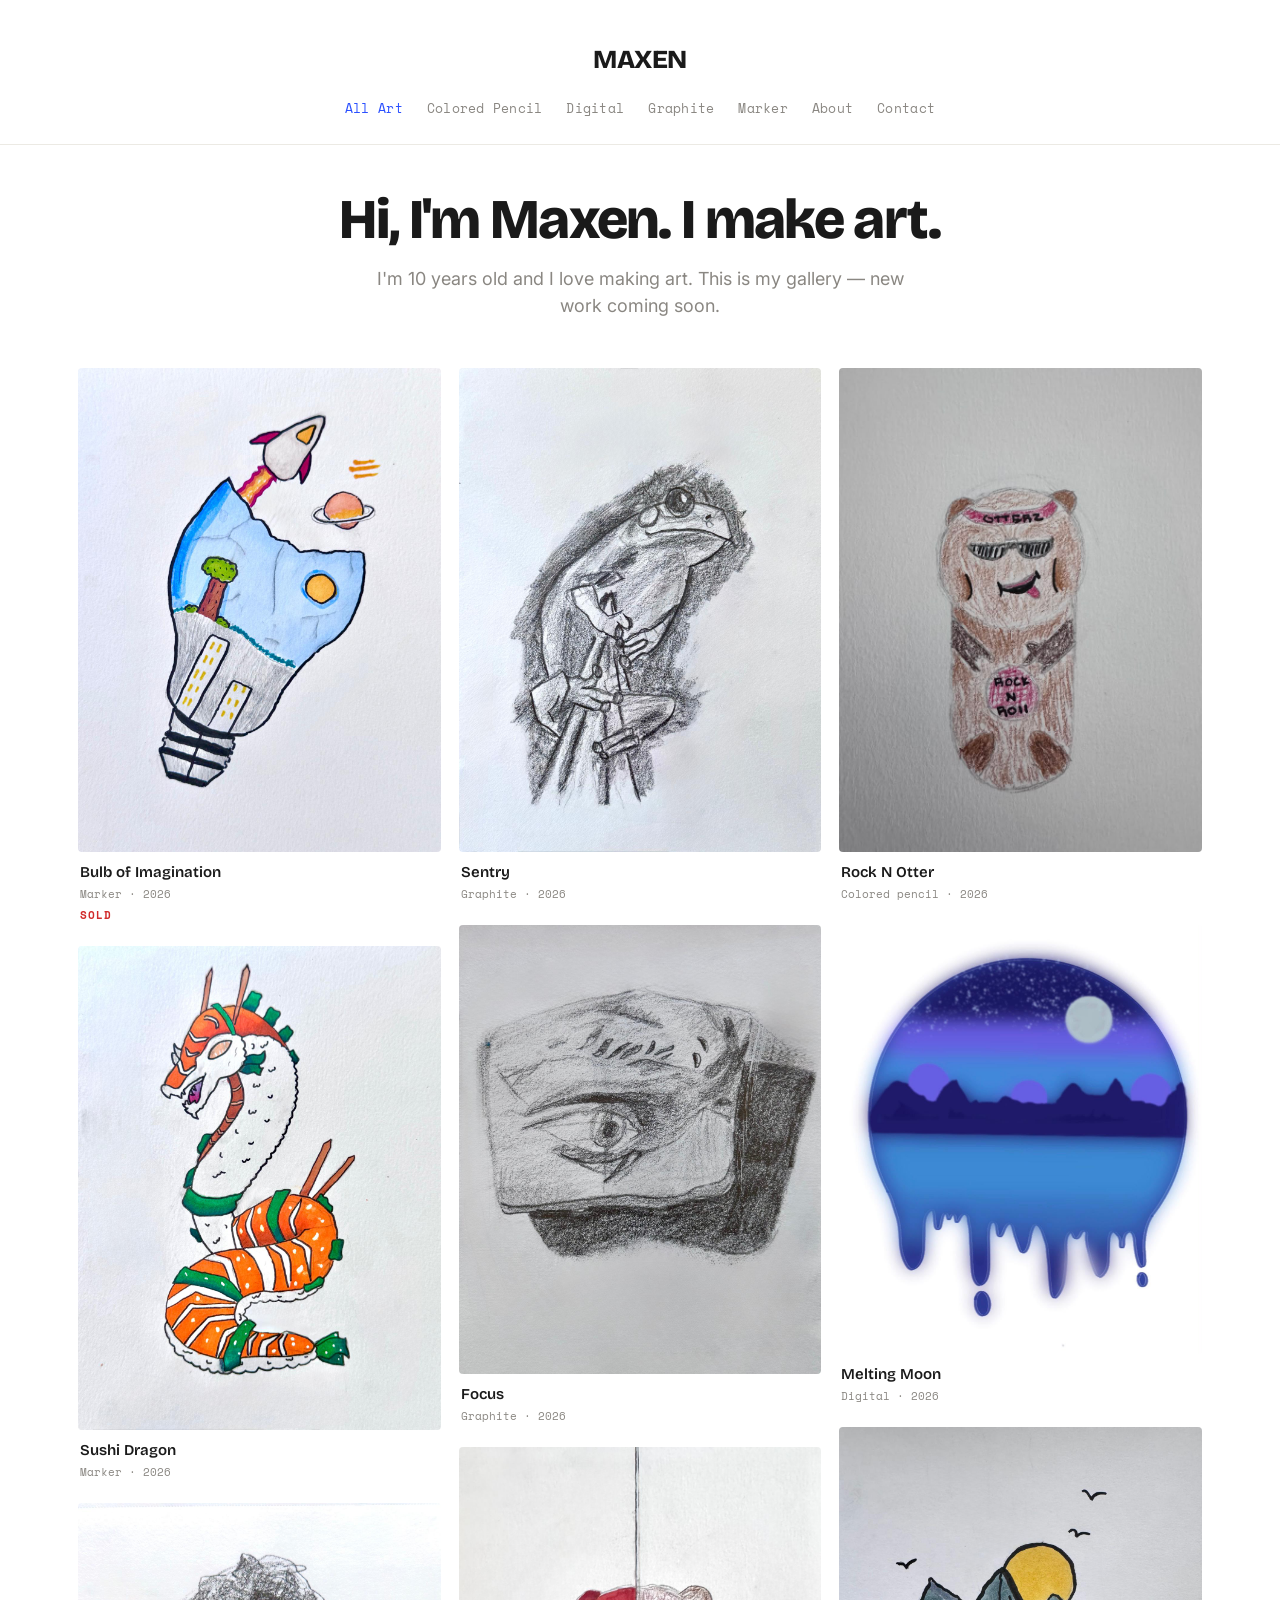
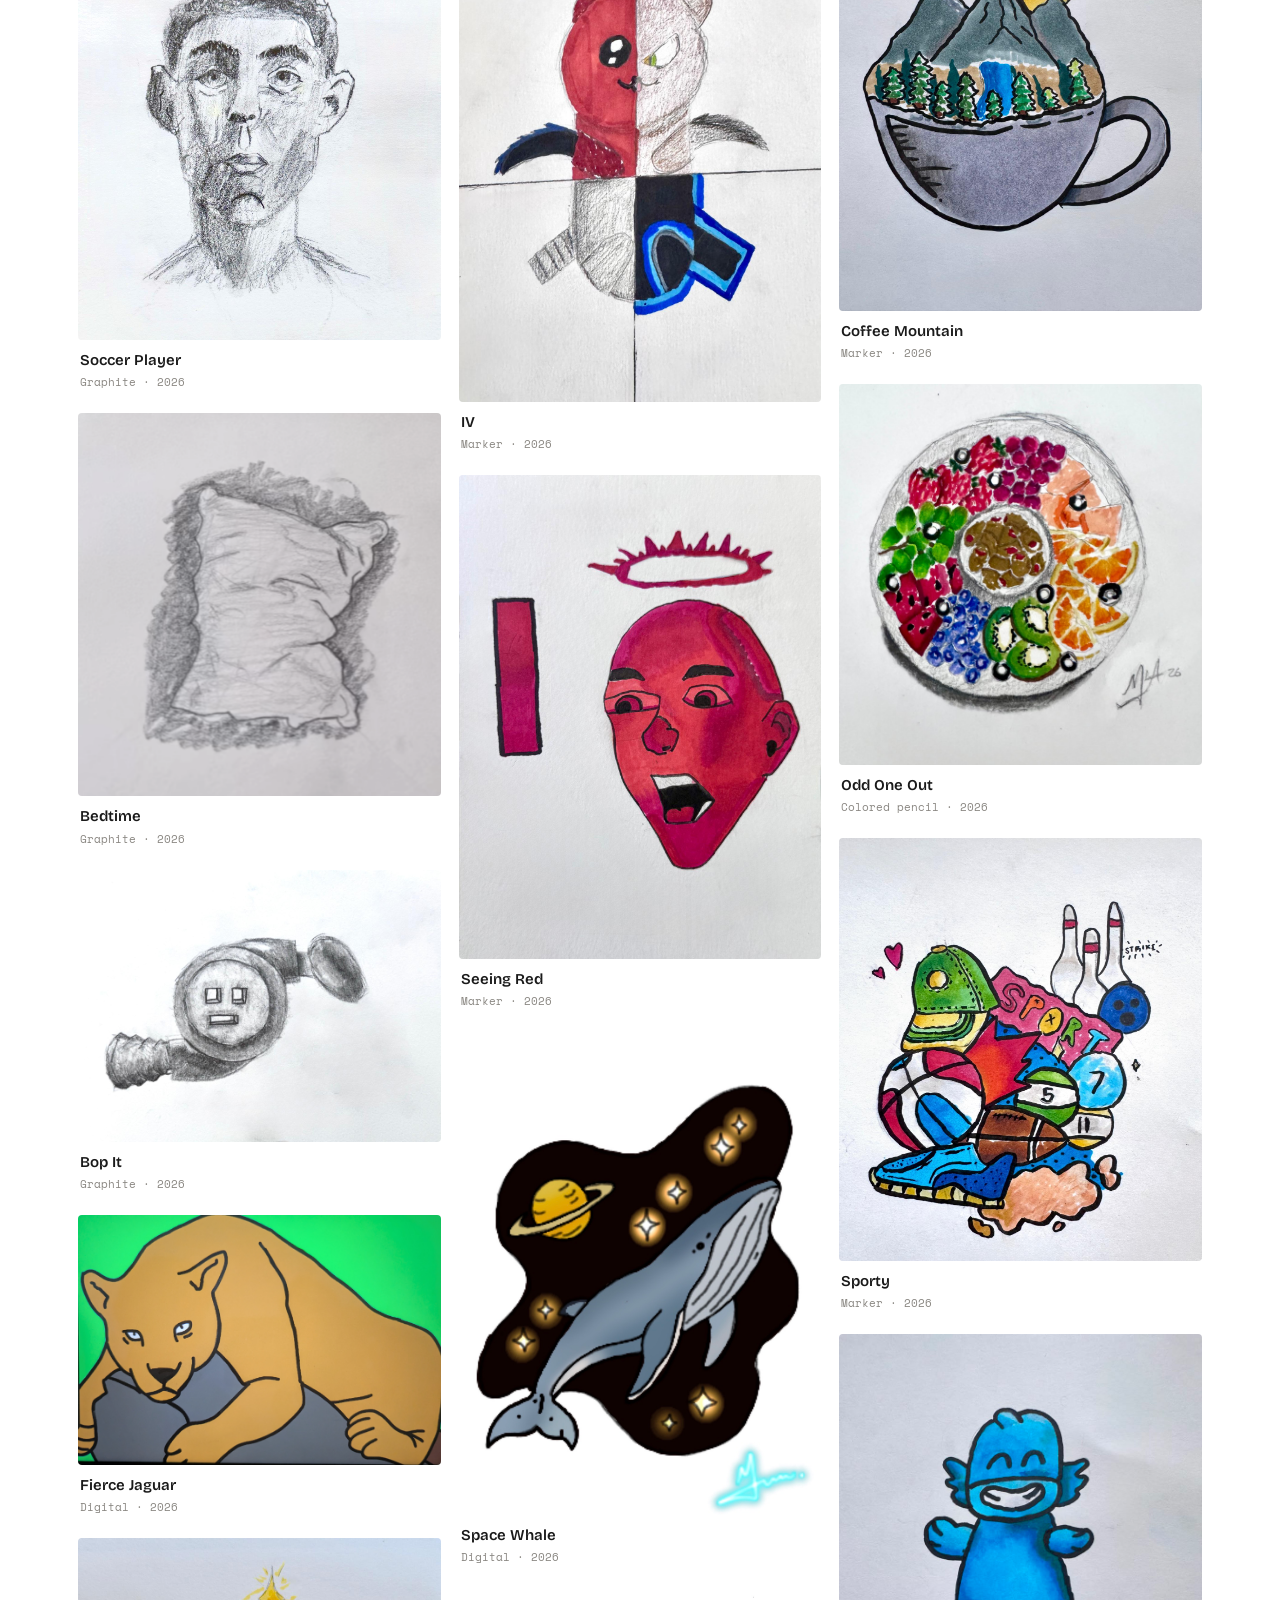
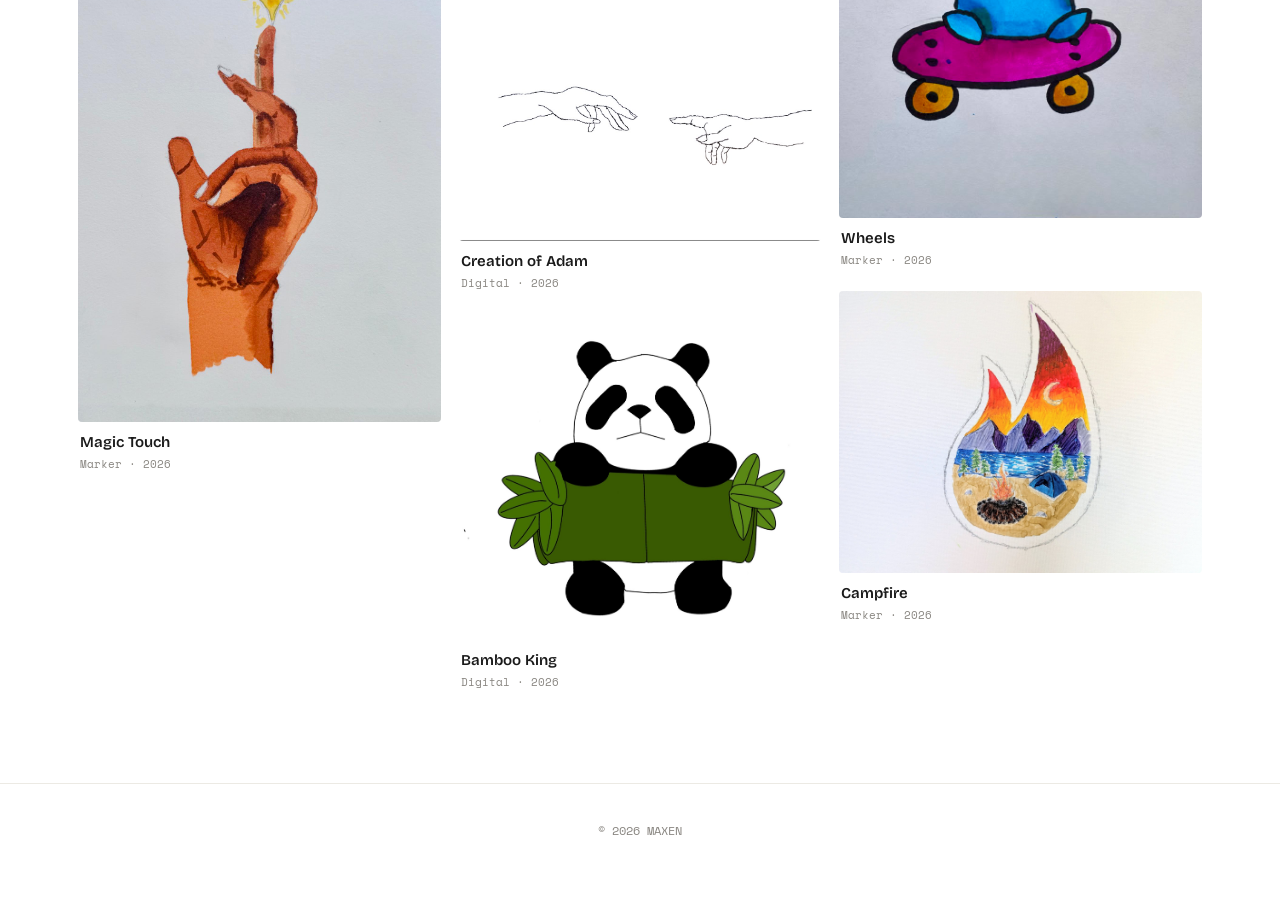
<file: index.html>
<!DOCTYPE html>
<html lang="en">
<head>
<meta charset="UTF-8" />
<meta name="viewport" content="width=device-width, initial-scale=1" />
<link rel="preconnect" href="https://fonts.googleapis.com">
<link rel="preconnect" href="https://fonts.gstatic.com" crossorigin>
<link href="https://fonts.googleapis.com/css2?family=Bricolage+Grotesque:opsz,wght@12..96,400;12..96,600;12..96,800&family=Inter:wght@400;500&family=Space+Mono:wght@400;700&display=swap" rel="stylesheet">
<link rel="stylesheet" href="style.css">
<title>Art</title>
</head>
<body data-render="gallery" data-collection="all">
  <div id="site-header"></div>
  <main id="main" class="wrap"></main>
  <div id="site-footer"></div>

  <!-- config.js = the file you edit. site.js = the engine. -->
  <script src="config.js"></script>
  <script src="site.js"></script>
</body>
</html>
</file>
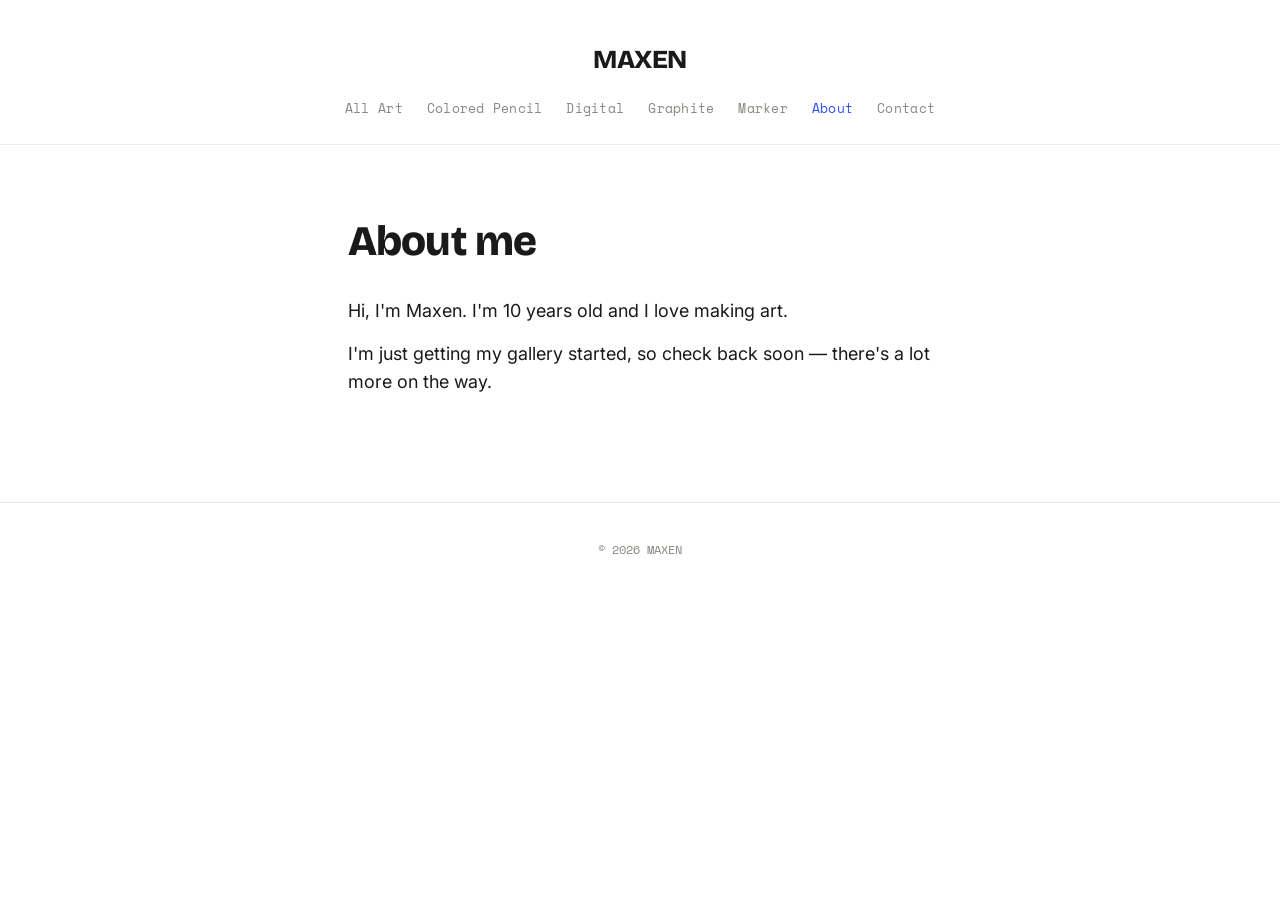
<file: about.html>
<!DOCTYPE html>
<html lang="en">
<head>
<meta charset="UTF-8" />
<meta name="viewport" content="width=device-width, initial-scale=1" />
<link rel="preconnect" href="https://fonts.googleapis.com">
<link rel="preconnect" href="https://fonts.gstatic.com" crossorigin>
<link href="https://fonts.googleapis.com/css2?family=Bricolage+Grotesque:opsz,wght@12..96,400;12..96,600;12..96,800&family=Inter:wght@400;500&family=Space+Mono:wght@400;700&display=swap" rel="stylesheet">
<link rel="stylesheet" href="style.css">
<title>Art</title>
</head>
<body data-render="about" data-collection="">
  <div id="site-header"></div>
  <main id="main" class="wrap"></main>
  <div id="site-footer"></div>

  <!-- config.js = the file you edit. site.js = the engine. -->
  <script src="config.js"></script>
  <script src="site.js"></script>
</body>
</html>
</file>
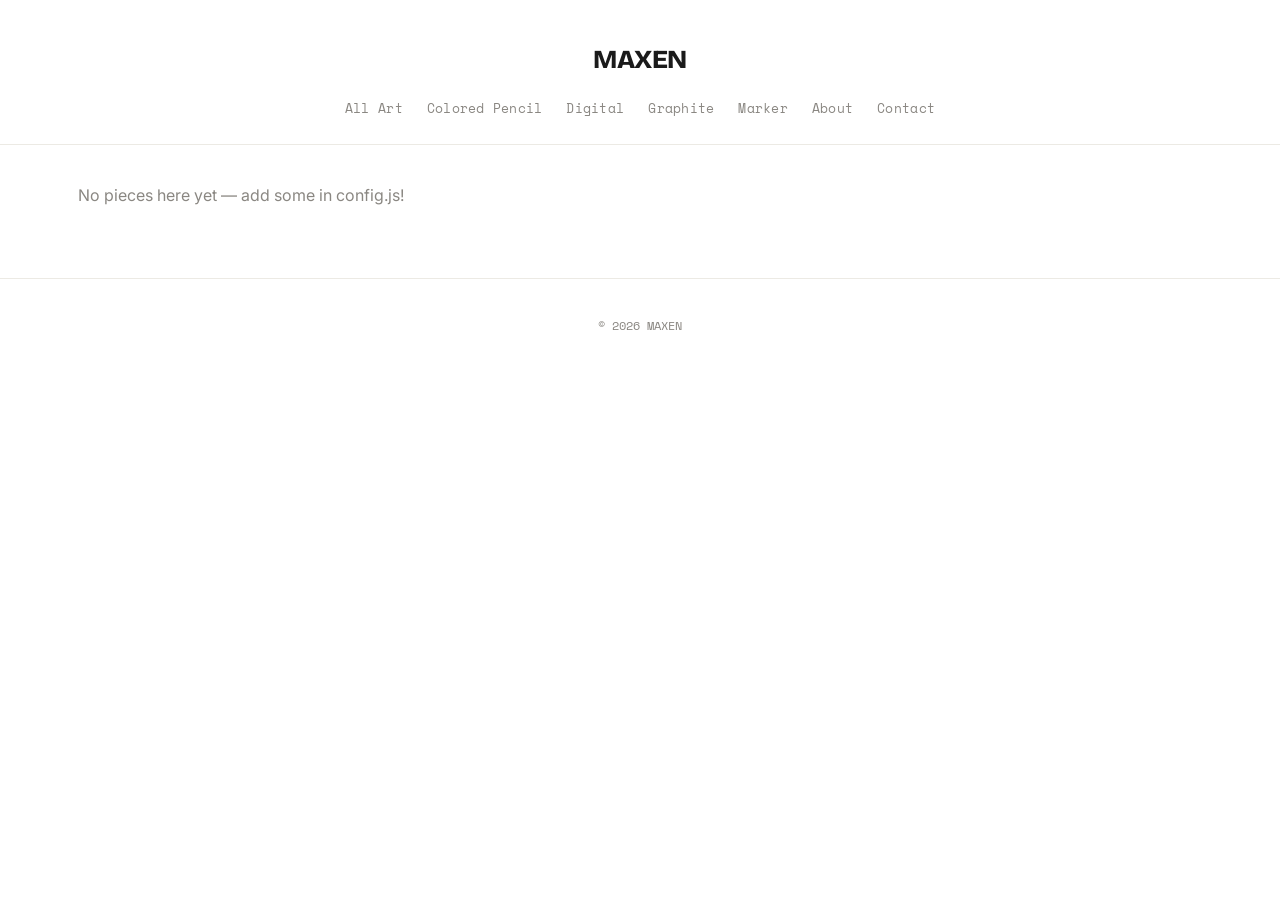
<file: art.html>
<!DOCTYPE html>
<html lang="en">
<head>
<meta charset="UTF-8" />
<meta name="viewport" content="width=device-width, initial-scale=1" />
<link rel="preconnect" href="https://fonts.googleapis.com">
<link rel="preconnect" href="https://fonts.gstatic.com" crossorigin>
<link href="https://fonts.googleapis.com/css2?family=Bricolage+Grotesque:opsz,wght@12..96,400;12..96,600;12..96,800&family=Inter:wght@400;500&family=Space+Mono:wght@400;700&display=swap" rel="stylesheet">
<link rel="stylesheet" href="style.css">
<title>Art</title>
</head>
<body data-render="gallery" data-collection="paintings">
  <div id="site-header"></div>
  <main id="main" class="wrap"></main>
  <div id="site-footer"></div>

  <!-- config.js = the file you edit. site.js = the engine. -->
  <script src="config.js"></script>
  <script src="site.js"></script>
</body>
</html>
</file>
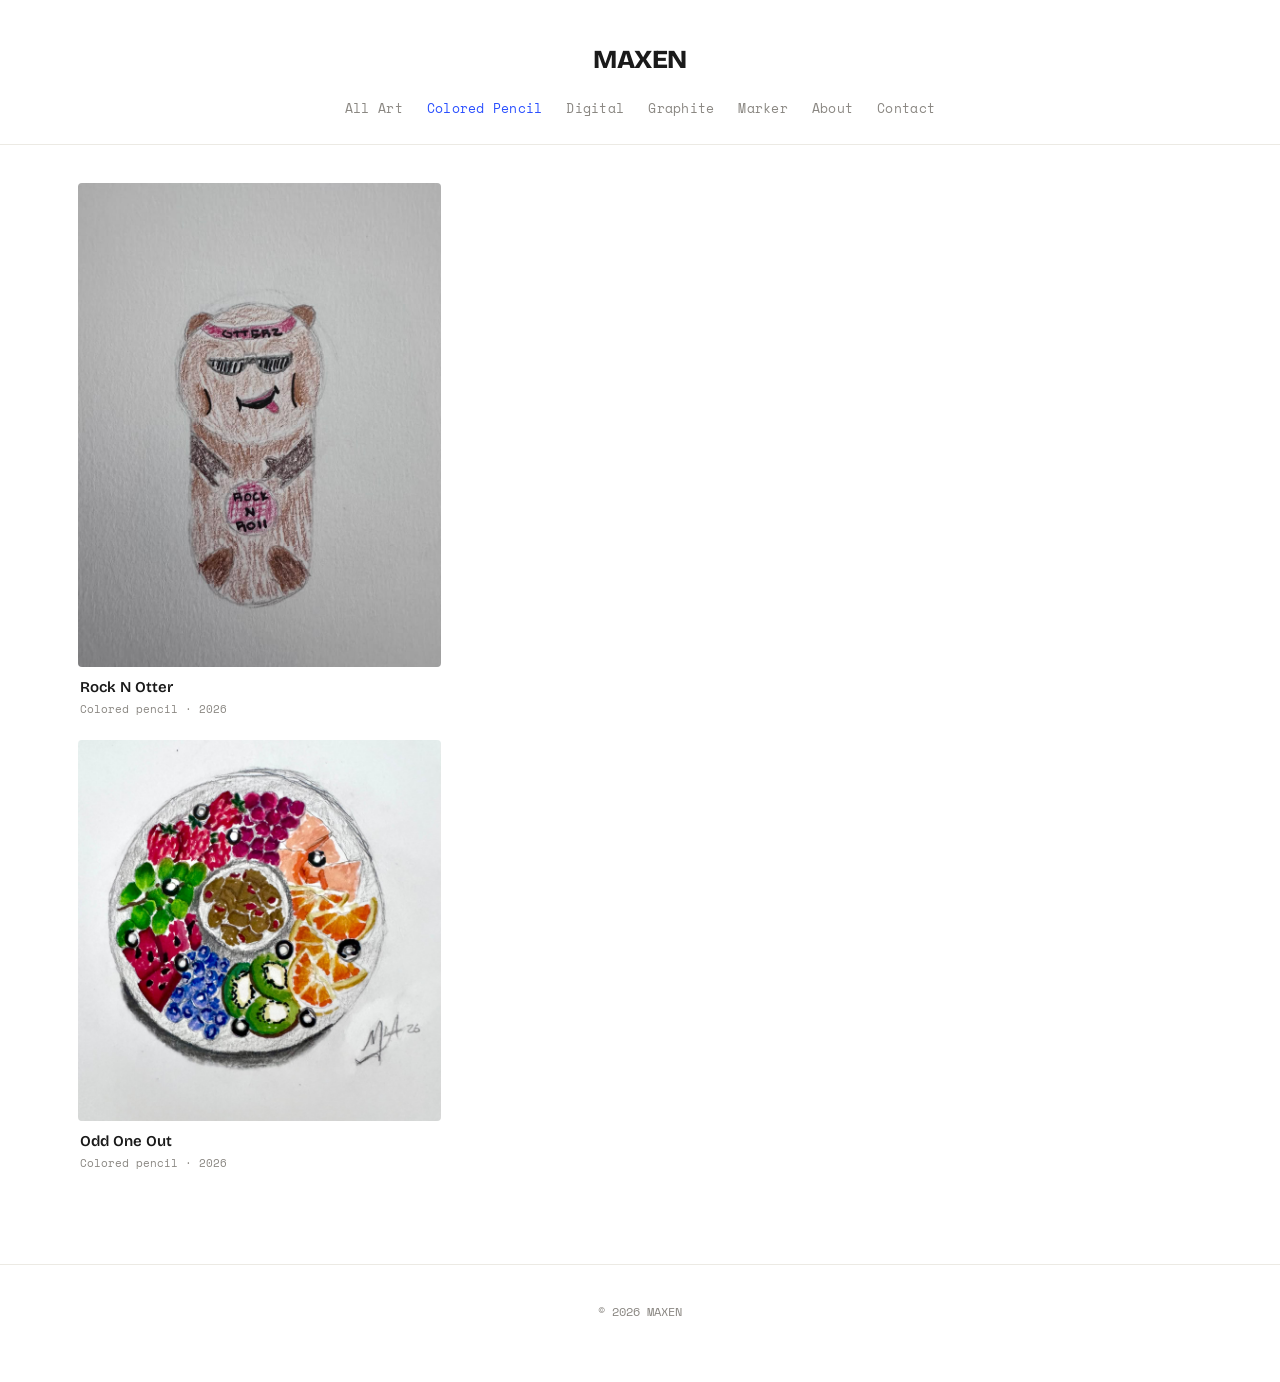
<file: colored-pencil.html>
<!DOCTYPE html>
<html lang="en">
<head>
<meta charset="UTF-8" />
<meta name="viewport" content="width=device-width, initial-scale=1" />
<link rel="preconnect" href="https://fonts.googleapis.com">
<link rel="preconnect" href="https://fonts.gstatic.com" crossorigin>
<link href="https://fonts.googleapis.com/css2?family=Bricolage+Grotesque:opsz,wght@12..96,400;12..96,600;12..96,800&family=Inter:wght@400;500&family=Space+Mono:wght@400;700&display=swap" rel="stylesheet">
<link rel="stylesheet" href="style.css">
<title>Colored Pencil</title>
</head>
<body data-render="gallery" data-collection="colored-pencil">
  <div id="site-header"></div>
  <main id="main" class="wrap"></main>
  <div id="site-footer"></div>

  <!-- config.js = the file you edit. site.js = the engine. -->
  <script src="config.js"></script>
  <script src="site.js"></script>
</body>
</html>
</file>
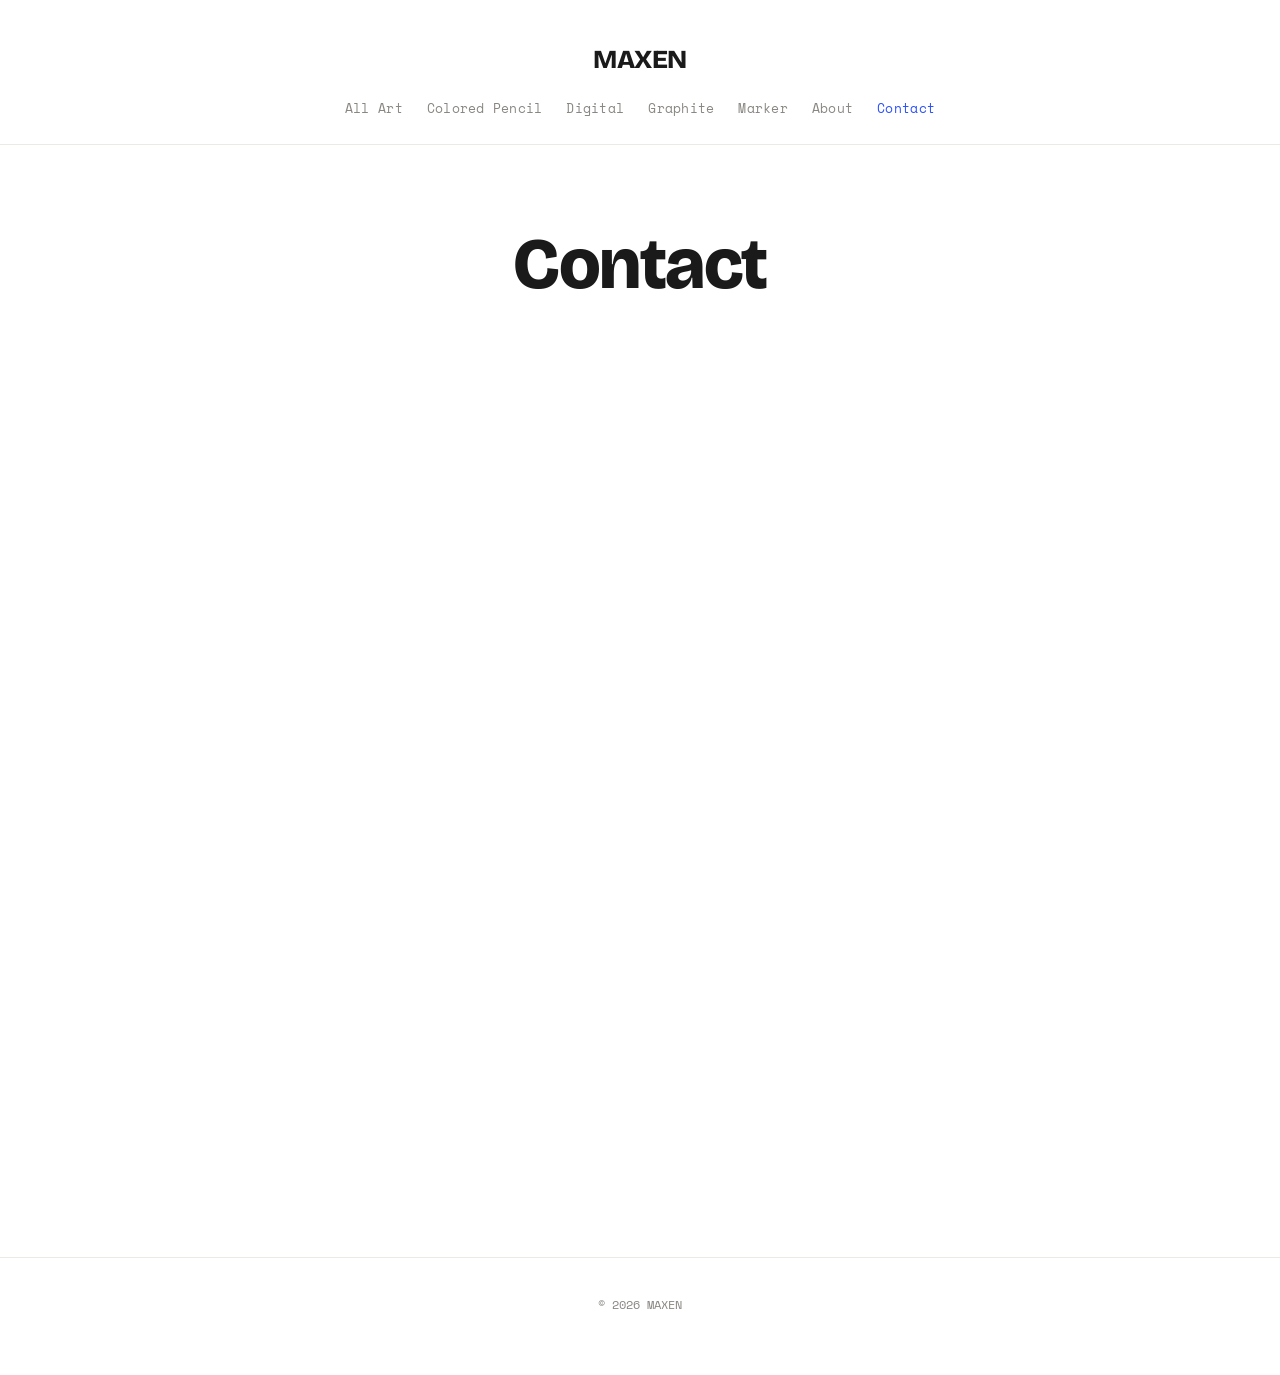
<file: contact.html>
<!DOCTYPE html>
<html lang="en">
<head>
<meta charset="UTF-8" />
<meta name="viewport" content="width=device-width, initial-scale=1" />
<link rel="preconnect" href="https://fonts.googleapis.com">
<link rel="preconnect" href="https://fonts.gstatic.com" crossorigin>
<link href="https://fonts.googleapis.com/css2?family=Bricolage+Grotesque:opsz,wght@12..96,400;12..96,600;12..96,800&family=Inter:wght@400;500&family=Space+Mono:wght@400;700&display=swap" rel="stylesheet">
<link rel="stylesheet" href="style.css">
<title>Contact</title>
</head>
<body data-render="contact" data-collection="">
  <div id="site-header"></div>
  <main id="main" class="wrap"></main>
  <div id="site-footer"></div>

  <!-- config.js = the file you edit. site.js = the engine. -->
  <script src="config.js"></script>
  <script src="site.js"></script>
</body>
</html>
</file>
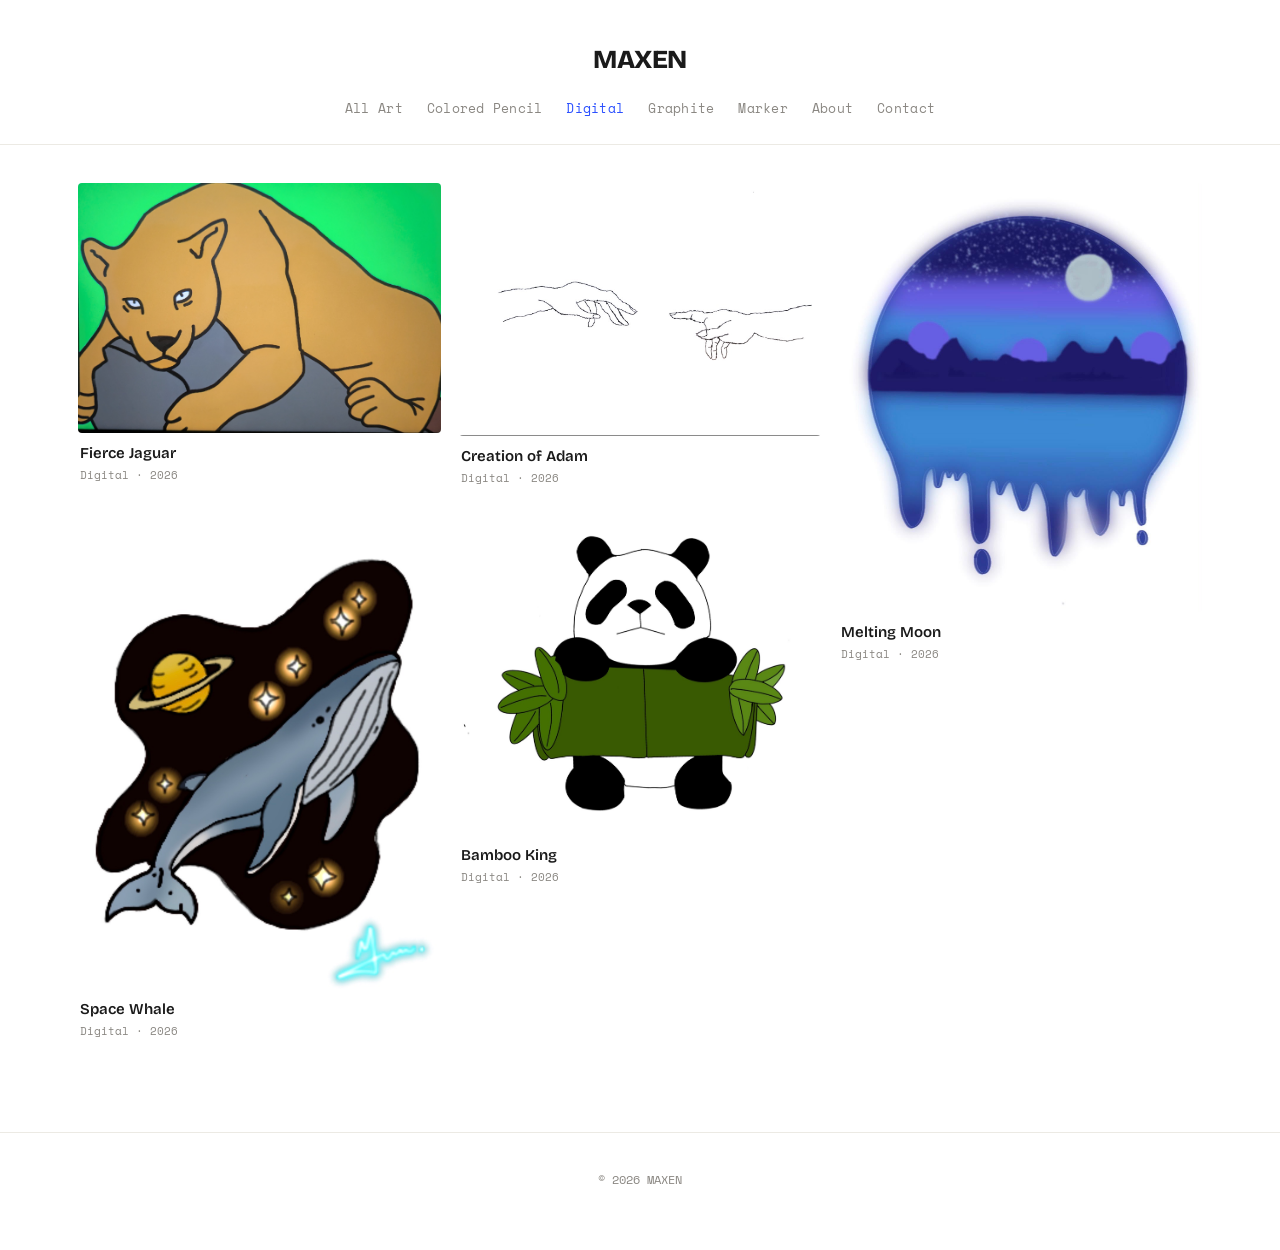
<file: digital.html>
<!DOCTYPE html>
<html lang="en">
<head>
<meta charset="UTF-8" />
<meta name="viewport" content="width=device-width, initial-scale=1" />
<link rel="preconnect" href="https://fonts.googleapis.com">
<link rel="preconnect" href="https://fonts.gstatic.com" crossorigin>
<link href="https://fonts.googleapis.com/css2?family=Bricolage+Grotesque:opsz,wght@12..96,400;12..96,600;12..96,800&family=Inter:wght@400;500&family=Space+Mono:wght@400;700&display=swap" rel="stylesheet">
<link rel="stylesheet" href="style.css">
<title>Digital</title>
</head>
<body data-render="gallery" data-collection="digital">
  <div id="site-header"></div>
  <main id="main" class="wrap"></main>
  <div id="site-footer"></div>

  <!-- config.js = the file you edit. site.js = the engine. -->
  <script src="config.js"></script>
  <script src="site.js"></script>
</body>
</html>
</file>
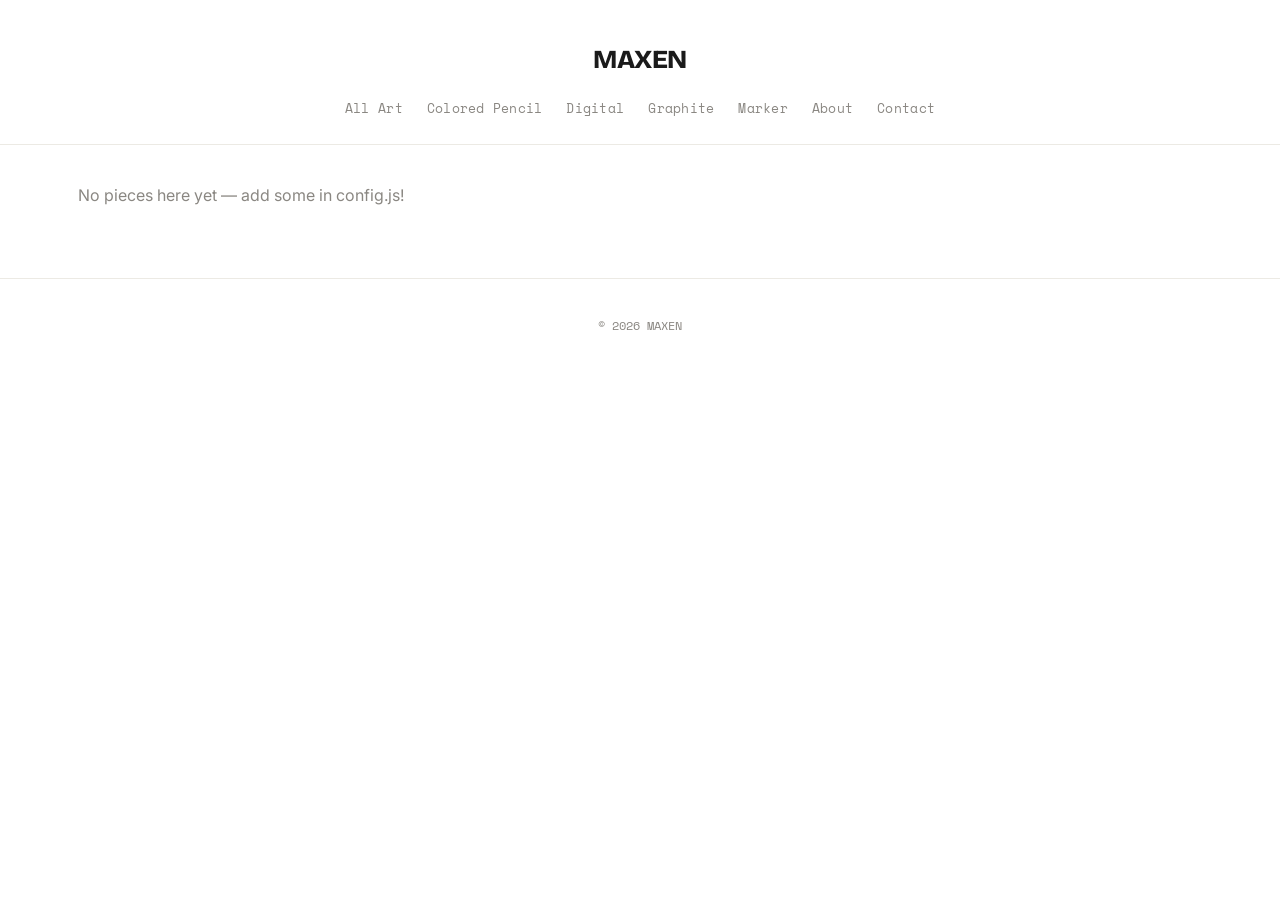
<file: drawings.html>
<!DOCTYPE html>
<html lang="en">
<head>
<meta charset="UTF-8" />
<meta name="viewport" content="width=device-width, initial-scale=1" />
<link rel="preconnect" href="https://fonts.googleapis.com">
<link rel="preconnect" href="https://fonts.gstatic.com" crossorigin>
<link href="https://fonts.googleapis.com/css2?family=Bricolage+Grotesque:opsz,wght@12..96,400;12..96,600;12..96,800&family=Inter:wght@400;500&family=Space+Mono:wght@400;700&display=swap" rel="stylesheet">
<link rel="stylesheet" href="style.css">
<title>Art</title>
</head>
<body data-render="gallery" data-collection="drawings">
  <div id="site-header"></div>
  <main id="main" class="wrap"></main>
  <div id="site-footer"></div>

  <!-- config.js = the file you edit. site.js = the engine. -->
  <script src="config.js"></script>
  <script src="site.js"></script>
</body>
</html>
</file>
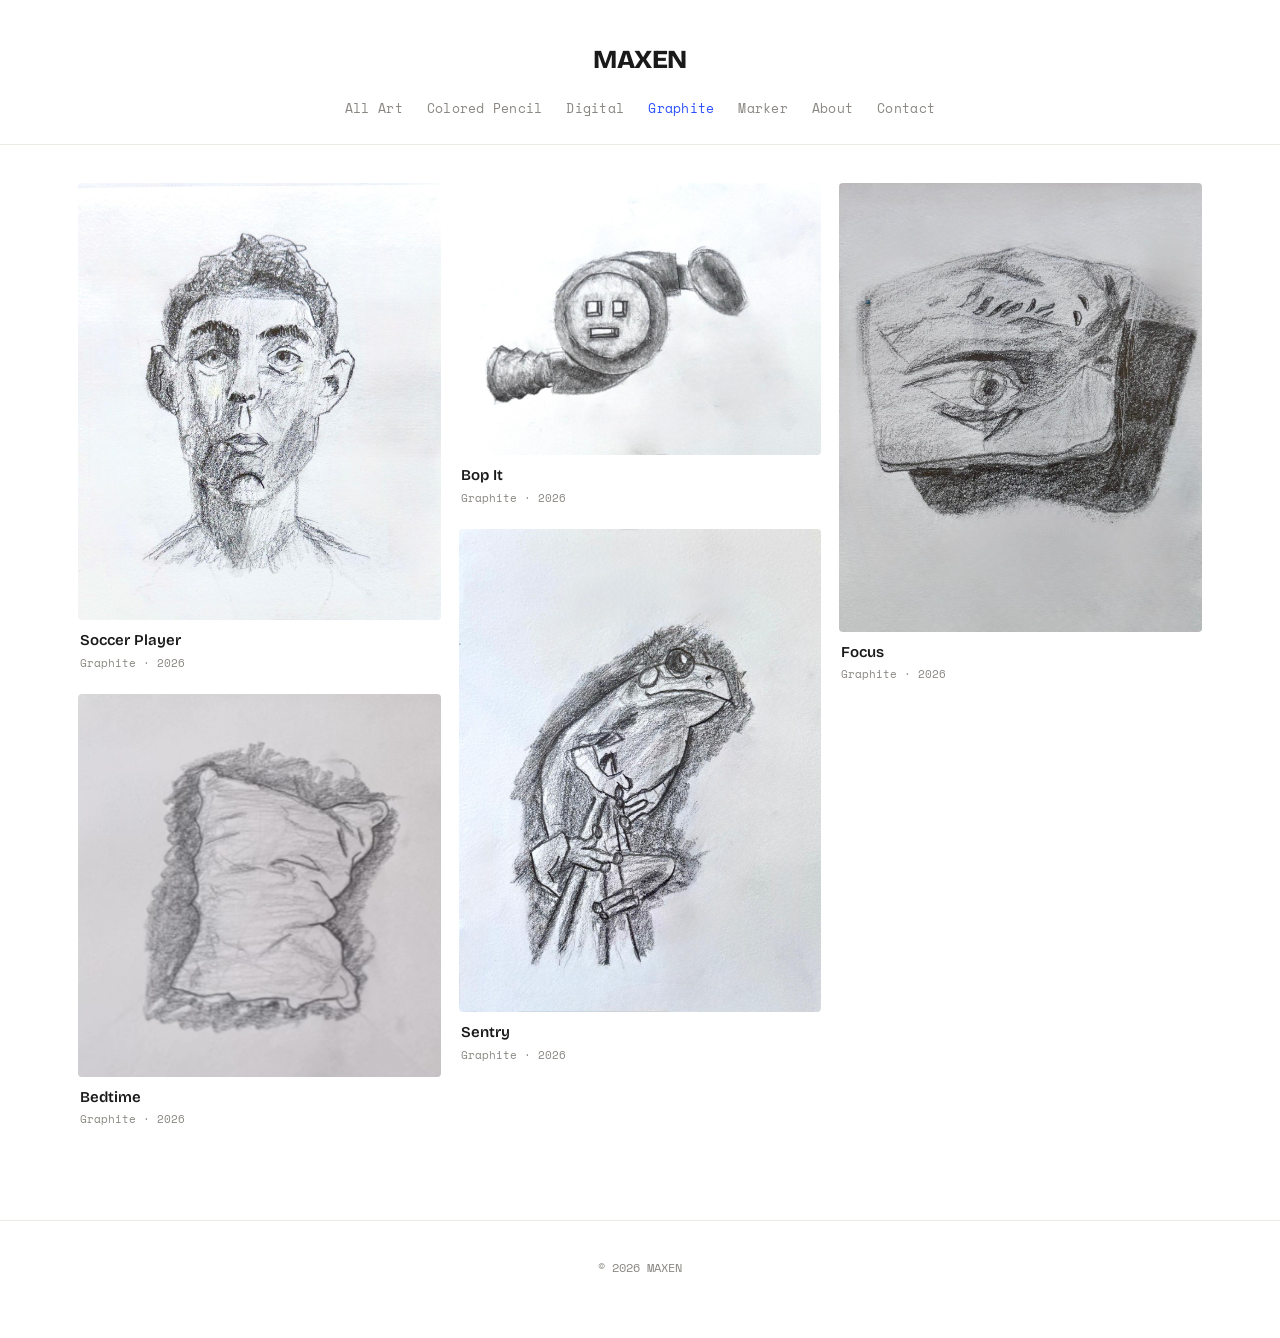
<file: graphite.html>
<!DOCTYPE html>
<html lang="en">
<head>
<meta charset="UTF-8" />
<meta name="viewport" content="width=device-width, initial-scale=1" />
<link rel="preconnect" href="https://fonts.googleapis.com">
<link rel="preconnect" href="https://fonts.gstatic.com" crossorigin>
<link href="https://fonts.googleapis.com/css2?family=Bricolage+Grotesque:opsz,wght@12..96,400;12..96,600;12..96,800&family=Inter:wght@400;500&family=Space+Mono:wght@400;700&display=swap" rel="stylesheet">
<link rel="stylesheet" href="style.css">
<title>Graphite</title>
</head>
<body data-render="gallery" data-collection="graphite">
  <div id="site-header"></div>
  <main id="main" class="wrap"></main>
  <div id="site-footer"></div>

  <!-- config.js = the file you edit. site.js = the engine. -->
  <script src="config.js"></script>
  <script src="site.js"></script>
</body>
</html>
</file>
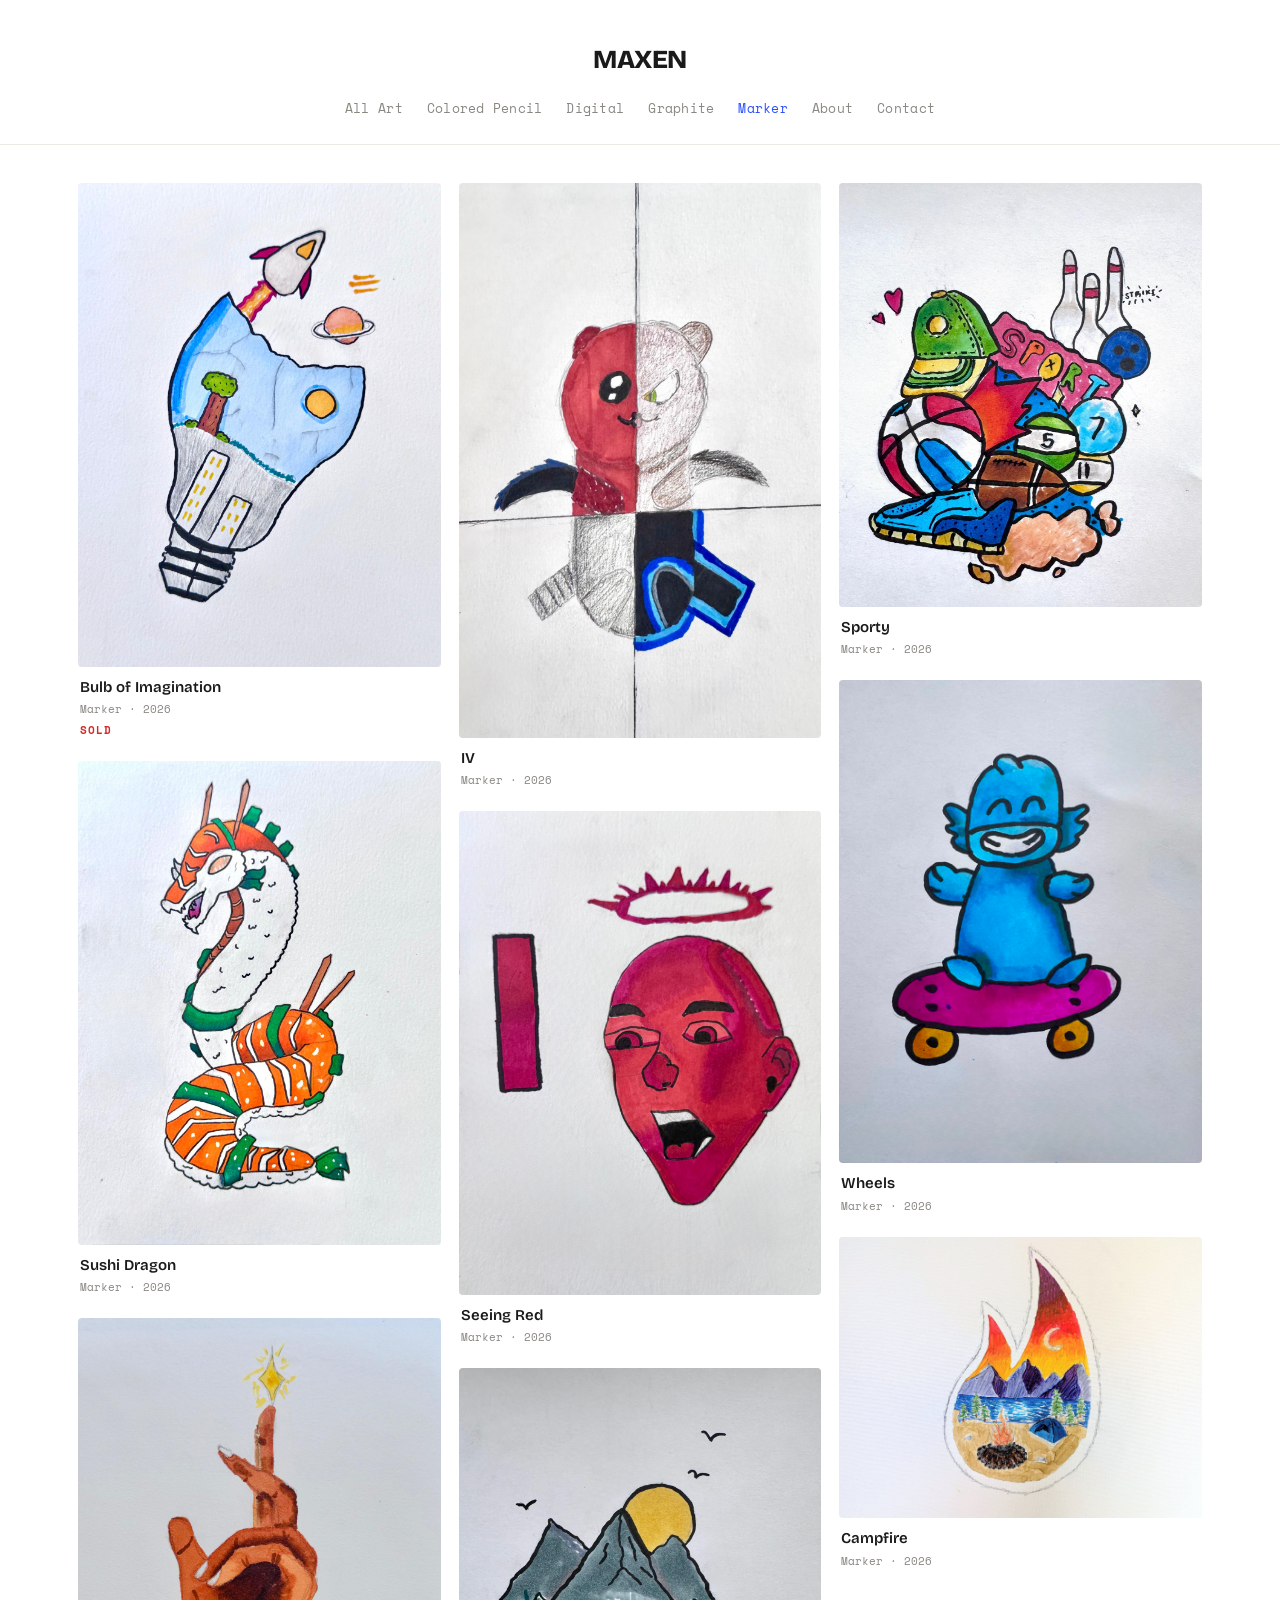
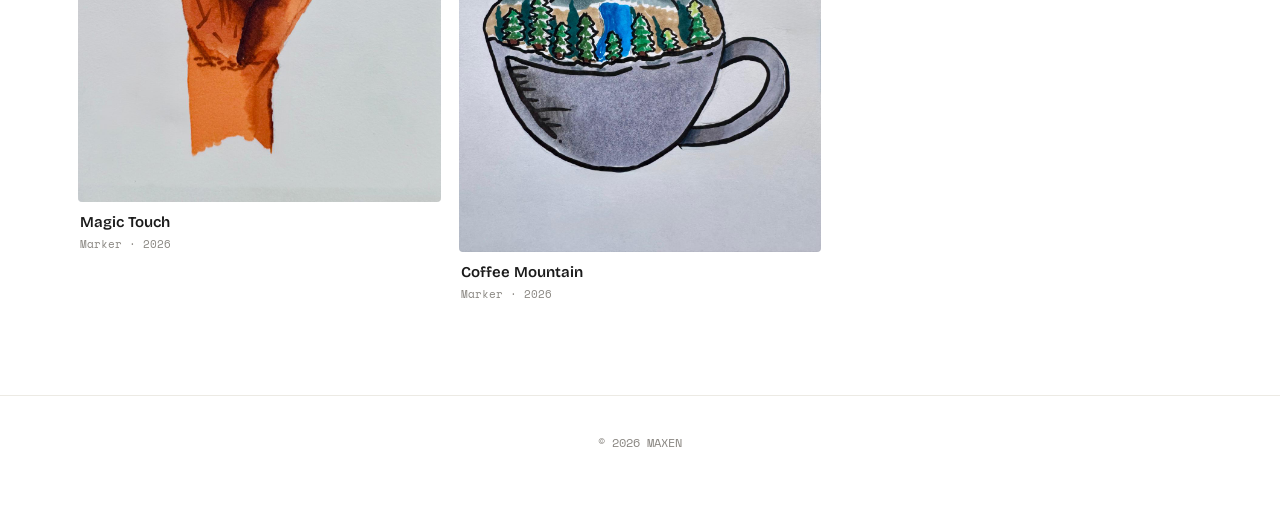
<file: marker.html>
<!DOCTYPE html>
<html lang="en">
<head>
<meta charset="UTF-8" />
<meta name="viewport" content="width=device-width, initial-scale=1" />
<link rel="preconnect" href="https://fonts.googleapis.com">
<link rel="preconnect" href="https://fonts.gstatic.com" crossorigin>
<link href="https://fonts.googleapis.com/css2?family=Bricolage+Grotesque:opsz,wght@12..96,400;12..96,600;12..96,800&family=Inter:wght@400;500&family=Space+Mono:wght@400;700&display=swap" rel="stylesheet">
<link rel="stylesheet" href="style.css">
<title>Marker</title>
</head>
<body data-render="gallery" data-collection="marker">
  <div id="site-header"></div>
  <main id="main" class="wrap"></main>
  <div id="site-footer"></div>

  <!-- config.js = the file you edit. site.js = the engine. -->
  <script src="config.js"></script>
  <script src="site.js"></script>
</body>
</html>
</file>
<file: style.css>
/* =====================================================================
   COLORS & FONTS  —  change these to restyle the whole site at once.
   ===================================================================== */
:root {
  --paper:  #FFFFFF;   /* page background (mosz.com uses pure white) */
  --ink:    #1A1A1A;   /* text */
  --muted:  #8A8782;   /* light text (captions, nav) */
  --accent: #2B50FF;   /* the one bright color, for links/hover */
  --line:   #ECEAE4;   /* hairline borders */
  --gap:    18px;      /* space between artworks */

  --display: "Bricolage Grotesque", system-ui, sans-serif;
  --body:    "Inter", system-ui, sans-serif;
  --tag:     "Space Mono", ui-monospace, monospace;
}

* { box-sizing: border-box; margin: 0; padding: 0; }
html { scroll-behavior: smooth; }
body {
  background: var(--paper);
  color: var(--ink);
  font-family: var(--body);
  line-height: 1.55;
  -webkit-font-smoothing: antialiased;
}
img { max-width: 100%; display: block; }
a { color: inherit; }

.wrap { max-width: 1180px; margin: 0 auto; padding: 0 28px; }

/* ---------- header: centered logo + thin nav (the mosz pattern) ---------- */
.site-header { padding: 40px 0 26px; text-align: center; border-bottom: 1px solid var(--line); }
.logo {
  font-family: var(--display);
  font-weight: 800;
  font-size: 26px;
  letter-spacing: -0.02em;
  text-decoration: none;
  color: var(--ink);
  display: inline-block;
}
.site-nav { margin-top: 18px; display: flex; flex-wrap: wrap; gap: 24px; justify-content: center; }
.site-nav a {
  font-family: var(--tag);
  font-size: 13px;
  letter-spacing: .02em;
  color: var(--muted);
  text-decoration: none;
}
.site-nav a:hover, .site-nav a.active { color: var(--accent); }

/* ---------- intro line on the home page ---------- */
.intro { text-align: center; padding: 46px 0 10px; }
.intro h1 {
  font-family: var(--display);
  font-weight: 800;
  font-size: clamp(30px, 6vw, 56px);
  letter-spacing: -0.03em;
  line-height: 1.02;
}
.intro p { max-width: 560px; margin: 16px auto 0; color: var(--muted); font-size: 18px; }

/* =====================================================================
   THE GALLERY — masonry via CSS columns.
   Images keep their NATURAL shape (tall, wide, square) and are never
   cropped. They pack into columns like a wall.
   ===================================================================== */
.gallery { padding: 38px 0 70px; column-gap: var(--gap); columns: 3; }
@media (max-width: 1024px) { .gallery { columns: 2; } }
@media (max-width: 620px)  { .gallery { columns: 1; } }

.piece {
  break-inside: avoid;          /* don't split a piece across columns */
  margin: 0 0 var(--gap);
  display: inline-block;
  width: 100%;
  cursor: pointer;
  text-decoration: none;
  color: inherit;
}
.piece img {
  width: 100%;
  height: auto;                 /* <-- this is what preserves orientation */
  border-radius: 4px;
  background: var(--line);
  transition: opacity .25s ease, transform .25s ease;
}
.piece:hover img { opacity: .9; transform: translateY(-2px); }

.caption { padding: 9px 2px 4px; }
.caption .t { font-family: var(--display); font-weight: 600; font-size: 15px; }
.caption .m { font-family: var(--tag); font-size: 11px; color: var(--muted); margin-top: 2px; }
.caption .sold {
  font-family: var(--tag);
  font-size: 11px;
  font-weight: 700;
  letter-spacing: .08em;
  text-transform: uppercase;
  color: #D12B2B;
  margin-top: 4px;
}

/* ---------- text pages (about) ---------- */
.page { max-width: 640px; margin: 0 auto; padding: 64px 28px 90px; }
.page h2 {
  font-family: var(--display);
  font-weight: 800;
  font-size: clamp(28px, 5vw, 42px);
  letter-spacing: -0.02em;
  margin-bottom: 22px;
}
.page p { font-size: 18px; margin-bottom: 16px; }
.page a { color: var(--accent); }

/* ---------- contact page (embedded Google Form) ---------- */
.contact { max-width: 680px; }
.contact h2 { text-align: center; font-size: clamp(40px, 8vw, 72px); margin-bottom: 26px; }
.contact-frame {
  display: block;
  width: 100%;
  height: 820px;
  border: 0;
  margin: 0 auto;
}

/* ---------- footer ---------- */
.site-footer {
  border-top: 1px solid var(--line);
  padding: 28px 0 60px;
  text-align: center;
  font-family: var(--tag);
  font-size: 12px;
  color: var(--muted);
}
.site-footer a { color: var(--muted); text-decoration: none; margin: 0 8px; }
.site-footer a:hover { color: var(--accent); }

/* ---------- lightbox (full-screen viewer) ---------- */
.lightbox { position: fixed; inset: 0; z-index: 100; display: none; background: rgba(20,18,16,.94); }
.lightbox.open { display: flex; align-items: center; justify-content: center; }
.lightbox img { max-width: 92vw; max-height: 84vh; border-radius: 4px; }
.lb-cap {
  position: absolute; bottom: 22px; left: 0; right: 0; text-align: center;
  font-family: var(--tag); font-size: 13px; color: #EDEAE3;
}
.lb-btn {
  position: absolute; top: 50%; transform: translateY(-50%);
  background: none; border: none; color: #EDEAE3; font-size: 44px;
  cursor: pointer; padding: 10px 18px; opacity: .8;
}
.lb-btn:hover { opacity: 1; }
.lb-prev { left: 8px; } .lb-next { right: 8px; }
.lb-close { position: absolute; top: 16px; right: 22px; font-size: 30px; }

@media (prefers-reduced-motion: reduce) {
  html { scroll-behavior: auto; }
  .piece img { transition: none; }
}
</file>
